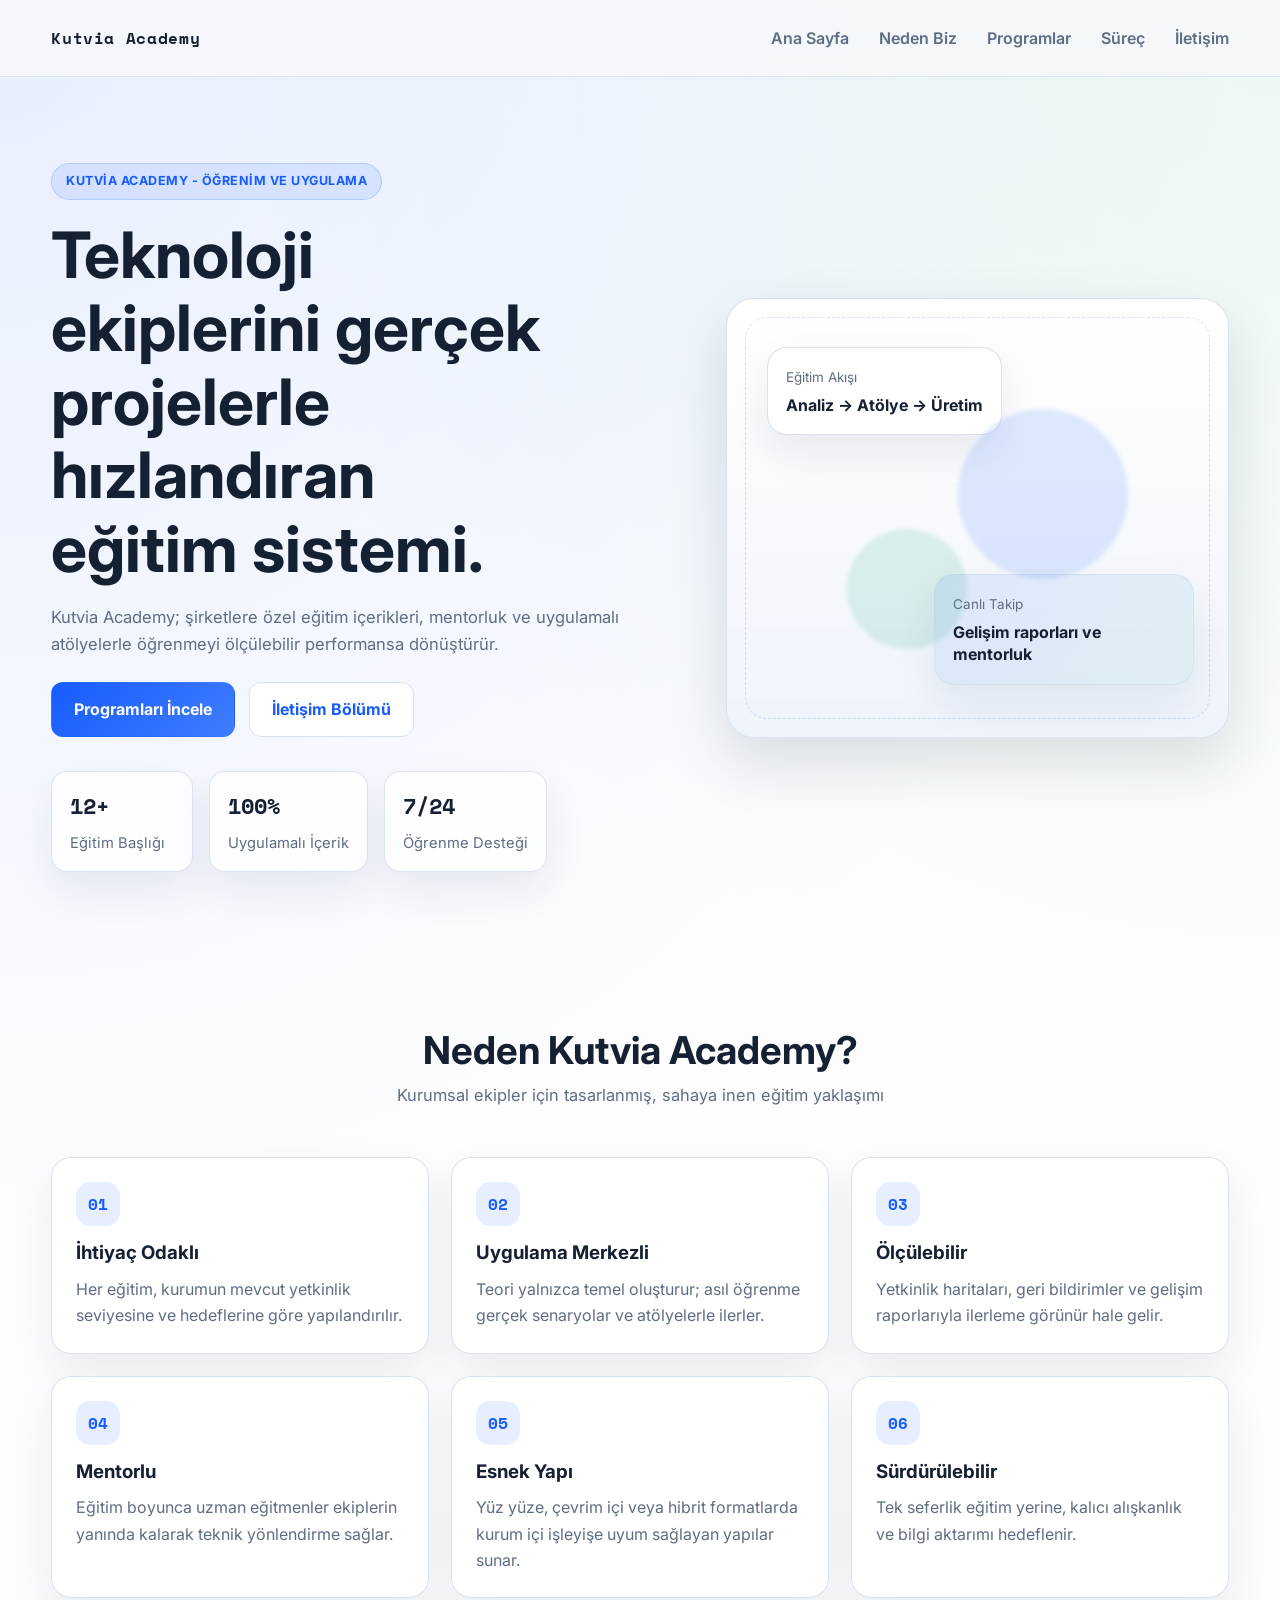
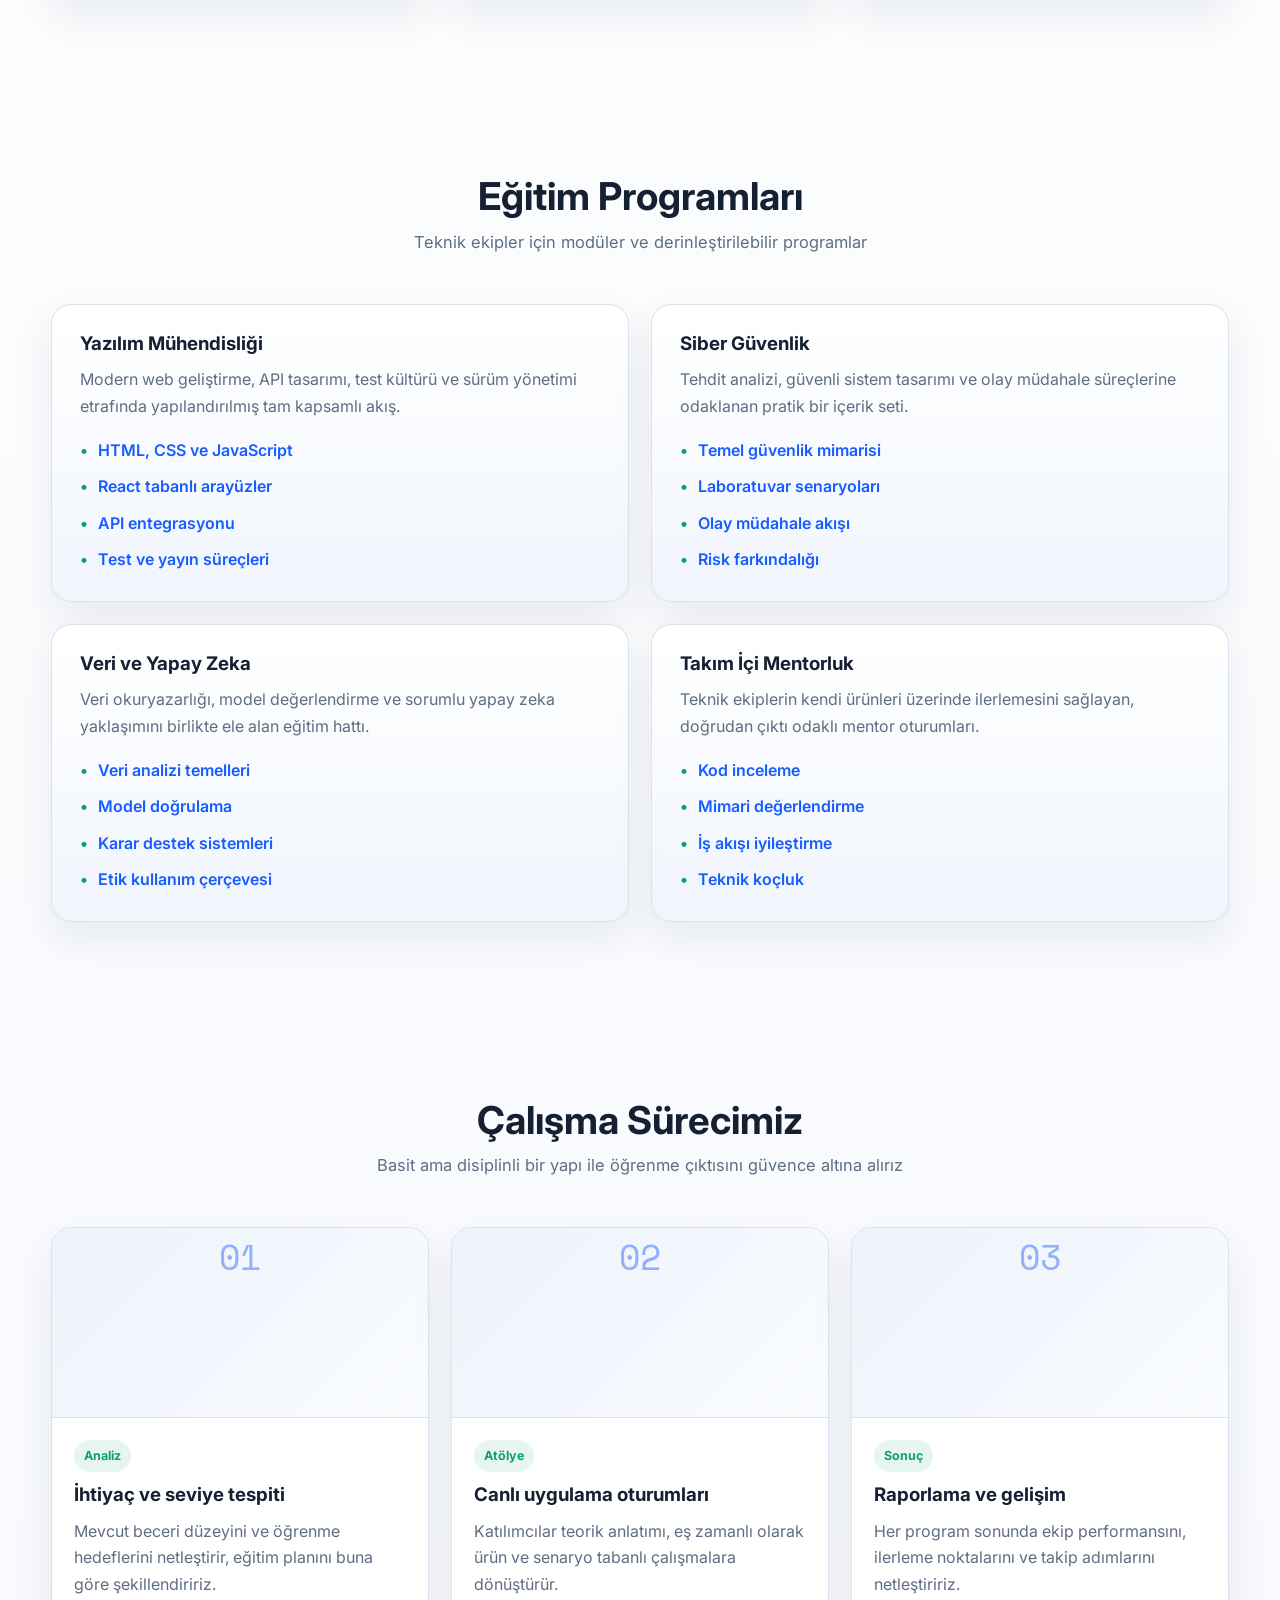
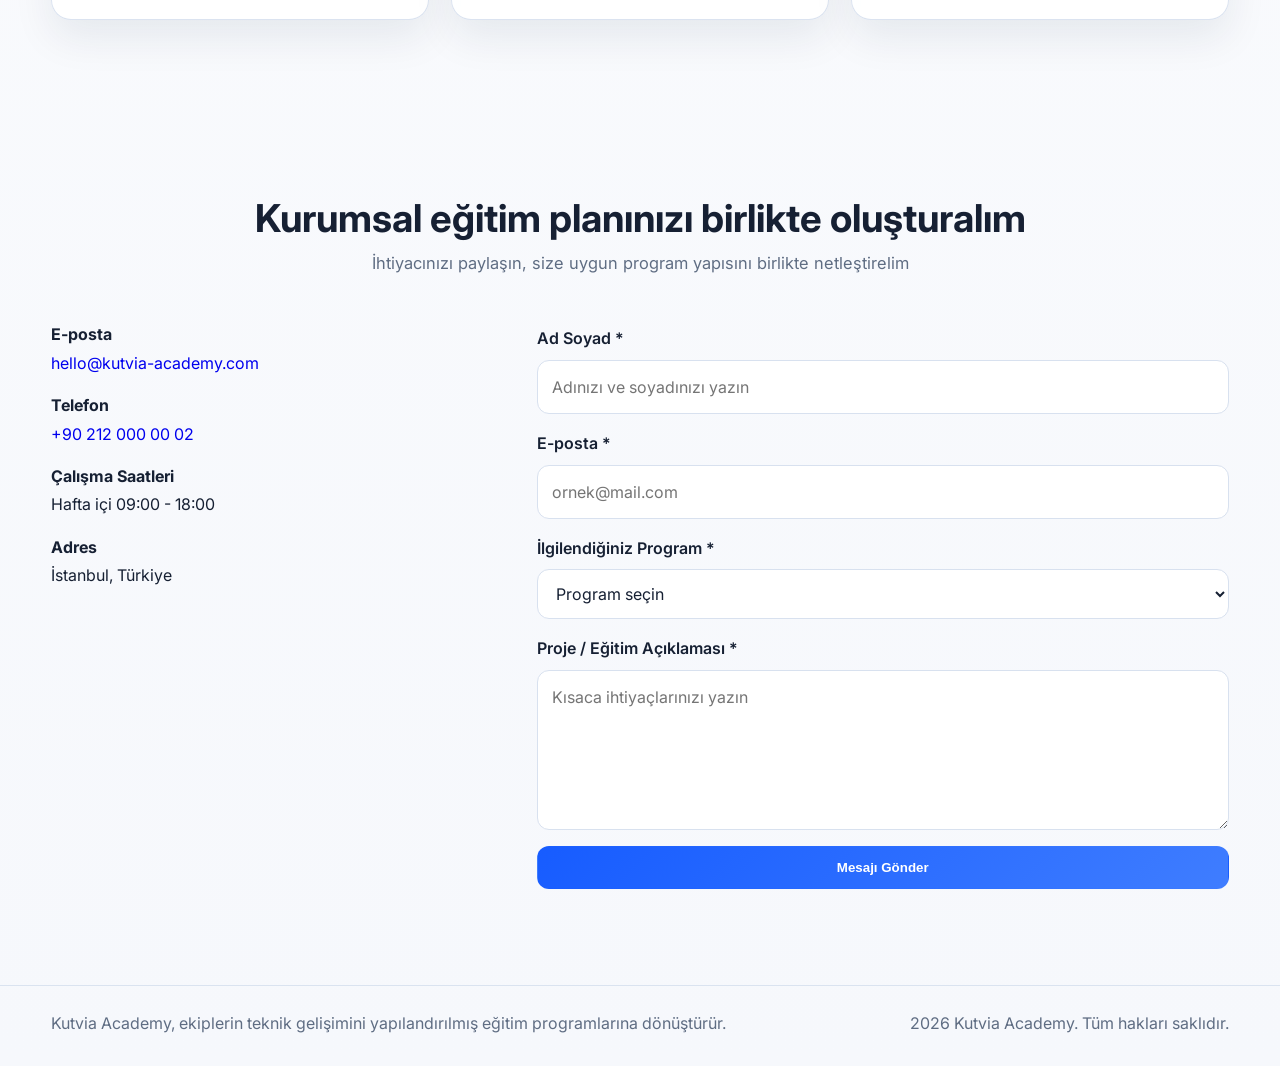
<file: index.html>
﻿<!DOCTYPE html>
<html lang="tr">
<head>
  <meta charset="UTF-8" />
  <meta name="viewport" content="width=device-width, initial-scale=1.0" />
  <title>Kutvia Academy | Uygulamalı Teknoloji Eğitimi</title>
  <link rel="preconnect" href="https://fonts.googleapis.com" />
  <link rel="preconnect" href="https://fonts.gstatic.com" crossorigin />
  <link href="https://fonts.googleapis.com/css2?family=Inter:wght@300;400;500;600;700;800&family=Space+Mono:wght@400;700&display=swap" rel="stylesheet" />
  <link rel="stylesheet" href="assets/css/style.css" />
</head>
<body>
  <header class="header">
    <nav class="navbar container">
      <div class="nav-wrapper">
        <a href="index.html" class="logo">Kutvia Academy</a>
        <button class="hamburger" id="hamburger" aria-label="Menü aç/kapat" aria-expanded="false" aria-controls="navMenu">
          <span></span>
          <span></span>
          <span></span>
        </button>
        <ul class="nav-menu" id="navMenu">
          <li><a href="#ana">Ana Sayfa</a></li>
          <li><a href="#neden">Neden Biz</a></li>
          <li><a href="#programlar">Programlar</a></li>
          <li><a href="#surec">Süreç</a></li>
          <li><a href="#iletisim">İletişim</a></li>
        </ul>
      </div>
    </nav>
  </header>

  <main id="ana">
    <section class="hero">
      <div class="container hero-grid">
        <div class="hero-content">
          <span class="badge">Kutvia Academy - Öğrenim ve Uygulama</span>
          <h1>Teknoloji ekiplerini gerçek projelerle hızlandıran eğitim sistemi.</h1>
          <p>Kutvia Academy; şirketlere özel eğitim içerikleri, mentorluk ve uygulamalı atölyelerle öğrenmeyi ölçülebilir performansa dönüştürür.</p>
          <div class="hero-buttons">
            <a href="#programlar" class="btn btn-primary">Programları İncele</a>
            <a href="#iletisim" class="btn btn-secondary">İletişim Bölümü</a>
          </div>
          <div class="hero-stats">
            <div class="stat">
              <span class="stat-number">12+</span>
              <span class="stat-label">Eğitim Başlığı</span>
            </div>
            <div class="stat">
              <span class="stat-number">100%</span>
              <span class="stat-label">Uygulamalı İçerik</span>
            </div>
            <div class="stat">
              <span class="stat-number">7/24</span>
              <span class="stat-label">Öğrenme Desteği</span>
            </div>
          </div>
        </div>
        <div class="hero-visual" aria-hidden="true">
          <div class="visual-card visual-card-main">
            <p>Eğitim Akışı</p>
            <strong>Analiz → Atölye → Üretim</strong>
          </div>
          <div class="visual-card visual-card-accent">
            <p>Canlı Takip</p>
            <strong>Gelişim raporları ve mentorluk</strong>
          </div>
          <span class="shape shape-one"></span>
          <span class="shape shape-two"></span>
        </div>
      </div>
    </section>

    <section class="features" id="neden">
      <div class="container">
        <div class="section-header">
          <h2>Neden Kutvia Academy?</h2>
          <p>Kurumsal ekipler için tasarlanmış, sahaya inen eğitim yaklaşımı</p>
        </div>
        <div class="features-grid">
          <article class="feature-card">
            <div class="feature-icon">01</div>
            <h3>İhtiyaç Odaklı</h3>
            <p>Her eğitim, kurumun mevcut yetkinlik seviyesine ve hedeflerine göre yapılandırılır.</p>
          </article>
          <article class="feature-card">
            <div class="feature-icon">02</div>
            <h3>Uygulama Merkezli</h3>
            <p>Teori yalnızca temel oluşturur; asıl öğrenme gerçek senaryolar ve atölyelerle ilerler.</p>
          </article>
          <article class="feature-card">
            <div class="feature-icon">03</div>
            <h3>Ölçülebilir</h3>
            <p>Yetkinlik haritaları, geri bildirimler ve gelişim raporlarıyla ilerleme görünür hale gelir.</p>
          </article>
          <article class="feature-card">
            <div class="feature-icon">04</div>
            <h3>Mentorlu</h3>
            <p>Eğitim boyunca uzman eğitmenler ekiplerin yanında kalarak teknik yönlendirme sağlar.</p>
          </article>
          <article class="feature-card">
            <div class="feature-icon">05</div>
            <h3>Esnek Yapı</h3>
            <p>Yüz yüze, çevrim içi veya hibrit formatlarda kurum içi işleyişe uyum sağlayan yapılar sunar.</p>
          </article>
          <article class="feature-card">
            <div class="feature-icon">06</div>
            <h3>Sürdürülebilir</h3>
            <p>Tek seferlik eğitim yerine, kalıcı alışkanlık ve bilgi aktarımı hedeflenir.</p>
          </article>
        </div>
      </div>
    </section>

    <section class="services" id="programlar">
      <div class="container">
        <div class="section-header">
          <h2>Eğitim Programları</h2>
          <p>Teknik ekipler için modüler ve derinleştirilebilir programlar</p>
        </div>
        <div class="services-grid">
          <article class="service-item">
            <h3>Yazılım Mühendisliği</h3>
            <p>Modern web geliştirme, API tasarımı, test kültürü ve sürüm yönetimi etrafında yapılandırılmış tam kapsamlı akış.</p>
            <ul class="tech-list">
              <li>HTML, CSS ve JavaScript</li>
              <li>React tabanlı arayüzler</li>
              <li>API entegrasyonu</li>
              <li>Test ve yayın süreçleri</li>
            </ul>
          </article>
          <article class="service-item">
            <h3>Siber Güvenlik</h3>
            <p>Tehdit analizi, güvenli sistem tasarımı ve olay müdahale süreçlerine odaklanan pratik bir içerik seti.</p>
            <ul class="tech-list">
              <li>Temel güvenlik mimarisi</li>
              <li>Laboratuvar senaryoları</li>
              <li>Olay müdahale akışı</li>
              <li>Risk farkındalığı</li>
            </ul>
          </article>
          <article class="service-item">
            <h3>Veri ve Yapay Zeka</h3>
            <p>Veri okuryazarlığı, model değerlendirme ve sorumlu yapay zeka yaklaşımını birlikte ele alan eğitim hattı.</p>
            <ul class="tech-list">
              <li>Veri analizi temelleri</li>
              <li>Model doğrulama</li>
              <li>Karar destek sistemleri</li>
              <li>Etik kullanım çerçevesi</li>
            </ul>
          </article>
          <article class="service-item">
            <h3>Takım İçi Mentorluk</h3>
            <p>Teknik ekiplerin kendi ürünleri üzerinde ilerlemesini sağlayan, doğrudan çıktı odaklı mentor oturumları.</p>
            <ul class="tech-list">
              <li>Kod inceleme</li>
              <li>Mimari değerlendirme</li>
              <li>İş akışı iyileştirme</li>
              <li>Teknik koçluk</li>
            </ul>
          </article>
        </div>
      </div>
    </section>

    <section class="portfolio" id="surec">
      <div class="container">
        <div class="section-header">
          <h2>Çalışma Sürecimiz</h2>
          <p>Basit ama disiplinli bir yapı ile öğrenme çıktısını güvence altına alırız</p>
        </div>
        <div class="portfolio-grid">
          <article class="portfolio-card">
            <div class="portfolio-image">
              <div class="image-placeholder">01</div>
            </div>
            <div class="portfolio-content">
              <span class="portfolio-tag">Analiz</span>
              <h3>İhtiyaç ve seviye tespiti</h3>
              <p>Mevcut beceri düzeyini ve öğrenme hedeflerini netleştirir, eğitim planını buna göre şekillendiririz.</p>
            </div>
          </article>
          <article class="portfolio-card">
            <div class="portfolio-image">
              <div class="image-placeholder">02</div>
            </div>
            <div class="portfolio-content">
              <span class="portfolio-tag">Atölye</span>
              <h3>Canlı uygulama oturumları</h3>
              <p>Katılımcılar teorik anlatımı, eş zamanlı olarak ürün ve senaryo tabanlı çalışmalara dönüştürür.</p>
            </div>
          </article>
          <article class="portfolio-card">
            <div class="portfolio-image">
              <div class="image-placeholder">03</div>
            </div>
            <div class="portfolio-content">
              <span class="portfolio-tag">Sonuç</span>
              <h3>Raporlama ve gelişim</h3>
              <p>Her program sonunda ekip performansını, ilerleme noktalarını ve takip adımlarını netleştiririz.</p>
            </div>
          </article>
        </div>
      </div>
    </section>

    <section class="contact" id="iletisim">
      <div class="container">
        <div class="section-header">
          <h2>Kurumsal eğitim planınızı birlikte oluşturalım</h2>
          <p>İhtiyacınızı paylaşın, size uygun program yapısını birlikte netleştirelim</p>
        </div>
        <div class="contact-wrapper">
          <div class="contact-info">
            <div class="info-item">
              <h4>E-posta</h4>
              <a href="mailto:hello@kutvia-academy.com">hello@kutvia-academy.com</a>
            </div>
            <div class="info-item">
              <h4>Telefon</h4>
              <a href="tel:+902120000002">+90 212 000 00 02</a>
            </div>
            <div class="info-item">
              <h4>Çalışma Saatleri</h4>
              <p>Hafta içi 09:00 - 18:00</p>
            </div>
            <div class="info-item">
              <h4>Adres</h4>
              <p>İstanbul, Türkiye</p>
            </div>
          </div>
          <form class="contact-form" action="#" method="post">
            <div class="form-group">
              <label for="adSoyad">Ad Soyad *</label>
              <input id="adSoyad" name="adSoyad" type="text" placeholder="Adınızı ve soyadınızı yazın" required />
            </div>
            <div class="form-group">
              <label for="eposta">E-posta *</label>
              <input id="eposta" name="eposta" type="email" placeholder="ornek@mail.com" required />
            </div>
            <div class="form-group">
              <label for="program">İlgilendiğiniz Program *</label>
              <select id="program" name="program" required>
                <option value="" selected disabled>Program seçin</option>
                <option value="yazilim">Yazılım Mühendisliği</option>
                <option value="siber">Siber Güvenlik</option>
                <option value="veri-ai">Veri ve Yapay Zeka</option>
                <option value="mentorluk">Takım İçi Mentorluk</option>
              </select>
            </div>
            <div class="form-group">
              <label for="mesaj">Proje / Eğitim Açıklaması *</label>
              <textarea id="mesaj" name="mesaj" rows="5" placeholder="Kısaca ihtiyaçlarınızı yazın" required></textarea>
            </div>
            <button class="btn btn-primary" type="submit">Mesajı Gönder</button>
          </form>
        </div>
      </div>
    </section>
  </main>

  <footer class="footer">
    <div class="container footer-inner">
      <p>Kutvia Academy, ekiplerin teknik gelişimini yapılandırılmış eğitim programlarına dönüştürür.</p>
      <p>2026 Kutvia Academy. Tüm hakları saklıdır.</p>
    </div>
  </footer>

  <script src="assets/js/main.js"></script>
</body>
</html>
</file>
<file: assets/css/style.css>
﻿* {
  box-sizing: border-box;
  margin: 0;
  padding: 0;
}

:root {
  --bg: #f6f8fc;
  --surface: #ffffff;
  --surface-2: #edf3fb;
  --line: #d8e1ef;
  --text: #162033;
  --muted: #5f6d83;
  --accent: #175cff;
  --accent-2: #0f9d74;
  --accent-soft: rgba(23, 92, 255, 0.1);
  --shadow: 0 18px 40px rgba(19, 34, 63, 0.08);
  --shadow-strong: 0 24px 60px rgba(19, 34, 63, 0.14);
}

html {
  scroll-behavior: smooth;
}

body {
  font-family: "Inter", sans-serif;
  color: var(--text);
  line-height: 1.65;
  background:
    radial-gradient(circle at top left, rgba(23, 92, 255, 0.1) 0, transparent 28%),
    radial-gradient(circle at top right, rgba(15, 157, 116, 0.08) 0, transparent 24%),
    linear-gradient(180deg, #ffffff 0%, var(--bg) 100%);
}

body.menu-open {
  overflow: hidden;
}

.container {
  width: min(1180px, 92%);
  margin: 0 auto;
}

.header {
  position: sticky;
  top: 0;
  z-index: 100;
  background: rgba(246, 248, 252, 0.86);
  backdrop-filter: blur(18px);
  border-bottom: 1px solid rgba(216, 225, 239, 0.9);
}

.navbar {
  min-height: 76px;
  display: flex;
  align-items: center;
}

.nav-wrapper {
  width: 100%;
  display: flex;
  align-items: center;
  justify-content: space-between;
  gap: 20px;
}

.logo {
  color: var(--text);
  text-decoration: none;
  font-family: "Space Mono", monospace;
  font-size: 1.02rem;
  font-weight: 700;
  letter-spacing: 0.04em;
}

.nav-menu {
  list-style: none;
  display: flex;
  align-items: center;
  gap: 30px;
}

.nav-menu a {
  text-decoration: none;
  color: var(--muted);
  font-weight: 600;
  transition: color 0.2s ease;
}

.nav-menu a:hover,
.nav-menu a[aria-current="page"] {
  color: var(--accent);
}

.hamburger {
  display: none;
  border: 0;
  background: none;
  cursor: pointer;
  flex-direction: column;
  gap: 5px;
}

.hamburger span {
  display: block;
  width: 24px;
  height: 2px;
  background: var(--text);
  border-radius: 999px;
  transition: transform 0.2s ease, opacity 0.2s ease;
}

.hero {
  padding: 86px 0 68px;
}

.hero-grid {
  display: grid;
  grid-template-columns: 1.12fr 0.88fr;
  gap: 36px;
  align-items: center;
}

.badge,
.eyebrow {
  display: inline-flex;
  align-items: center;
  border-radius: 999px;
  padding: 7px 14px;
  background: var(--accent-soft);
  color: var(--accent);
  border: 1px solid rgba(23, 92, 255, 0.18);
  font-size: 0.78rem;
  font-weight: 700;
  letter-spacing: 0.04em;
  text-transform: uppercase;
  margin-bottom: 18px;
}

h1,
h2,
h3,
h4 {
  line-height: 1.15;
}

h1 {
  font-size: clamp(2.4rem, 5vw, 4.3rem);
  max-width: 12ch;
  margin-bottom: 18px;
}

.lead,
.hero-content p {
  font-size: 1.04rem;
  color: var(--muted);
  max-width: 64ch;
}

.hero-content p {
  margin-bottom: 24px;
}

.hero-buttons {
  display: flex;
  flex-wrap: wrap;
  gap: 14px;
  margin-bottom: 34px;
}

.btn {
  display: inline-flex;
  align-items: center;
  justify-content: center;
  text-decoration: none;
  border-radius: 12px;
  padding: 13px 22px;
  font-weight: 700;
  border: 1px solid transparent;
  transition: transform 0.2s ease, box-shadow 0.2s ease, background 0.2s ease, color 0.2s ease;
}

.btn:hover {
  transform: translateY(-2px);
  box-shadow: var(--shadow-strong);
}

.btn-primary {
  color: #ffffff;
  background: linear-gradient(135deg, var(--accent), #3f7dff);
}

.btn-secondary {
  color: var(--accent);
  background: #ffffff;
  border-color: var(--line);
}

.hero-stats {
  display: flex;
  flex-wrap: wrap;
  gap: 16px;
}

.stat {
  min-width: 142px;
  padding: 16px 18px;
  border-radius: 16px;
  background: rgba(255, 255, 255, 0.74);
  border: 1px solid rgba(216, 225, 239, 0.9);
  box-shadow: var(--shadow);
}

.stat-number {
  display: block;
  font-family: "Space Mono", monospace;
  font-size: 1.4rem;
  font-weight: 700;
  color: var(--text);
}

.stat-label {
  display: block;
  margin-top: 6px;
  color: var(--muted);
  font-size: 0.92rem;
}

.hero-visual {
  position: relative;
  min-height: 440px;
  border-radius: 28px;
  background:
    linear-gradient(180deg, rgba(255, 255, 255, 0.88), rgba(237, 243, 251, 0.9)),
    var(--surface);
  border: 1px solid rgba(216, 225, 239, 0.9);
  box-shadow: var(--shadow-strong);
  overflow: hidden;
}

.hero-visual::before {
  content: "";
  position: absolute;
  inset: 18px;
  border-radius: 22px;
  border: 1px dashed rgba(23, 92, 255, 0.18);
}

.visual-card {
  position: absolute;
  max-width: 260px;
  padding: 18px;
  border-radius: 20px;
  background: rgba(255, 255, 255, 0.9);
  border: 1px solid rgba(216, 225, 239, 0.95);
  box-shadow: var(--shadow);
}

.visual-card p {
  font-size: 0.84rem;
  color: var(--muted);
  margin-bottom: 6px;
}

.visual-card strong {
  display: block;
  font-size: 1rem;
  line-height: 1.4;
}

.visual-card-main {
  top: 48px;
  left: 40px;
}

.visual-card-accent {
  right: 34px;
  bottom: 52px;
  background: linear-gradient(135deg, rgba(23, 92, 255, 0.1), rgba(15, 157, 116, 0.08));
}

.shape {
  position: absolute;
  border-radius: 50%;
  filter: blur(2px);
}

.shape-one {
  width: 170px;
  height: 170px;
  top: 110px;
  right: 100px;
  background: rgba(23, 92, 255, 0.12);
}

.shape-two {
  width: 120px;
  height: 120px;
  left: 120px;
  bottom: 88px;
  background: rgba(15, 157, 116, 0.12);
}

.section-header {
  text-align: center;
  margin-bottom: 48px;
}

.section-header h2 {
  font-size: clamp(1.8rem, 3vw, 2.75rem);
  margin-bottom: 10px;
}

.section-header p {
  color: var(--muted);
  font-size: 1.03rem;
}

.features,
.services,
.portfolio,
.contact {
  padding: 88px 0;
}

.features-grid,
.services-grid,
.portfolio-grid {
  display: grid;
  gap: 22px;
}

.features-grid {
  grid-template-columns: repeat(3, minmax(0, 1fr));
}

.feature-card,
.service-item,
.portfolio-card,
.contact-card {
  background: rgba(255, 255, 255, 0.88);
  border: 1px solid rgba(216, 225, 239, 0.92);
  border-radius: 20px;
  box-shadow: var(--shadow);
}

.feature-card {
  padding: 24px;
  transition: transform 0.2s ease, box-shadow 0.2s ease;
}

.feature-card:hover,
.service-item:hover,
.portfolio-card:hover {
  transform: translateY(-4px);
  box-shadow: var(--shadow-strong);
}

.feature-icon {
  width: 44px;
  height: 44px;
  display: grid;
  place-items: center;
  border-radius: 14px;
  background: var(--accent-soft);
  color: var(--accent);
  font-family: "Space Mono", monospace;
  font-weight: 700;
  margin-bottom: 16px;
}

.feature-card h3,
.service-item h3,
.portfolio-card h3,
.contact-card h2 {
  margin-bottom: 12px;
}

.feature-card p,
.service-item p,
.portfolio-card p,
.contact-card p,
.contact-card a {
  color: var(--muted);
}

.services-grid {
  grid-template-columns: repeat(2, minmax(0, 1fr));
}

.service-item {
  padding: 28px;
  background: linear-gradient(180deg, rgba(255, 255, 255, 0.95), rgba(237, 243, 251, 0.76));
}

.tech-list {
  list-style: none;
  margin-top: 18px;
  display: grid;
  gap: 10px;
}

.tech-list li {
  color: var(--accent);
  font-weight: 600;
  padding-left: 18px;
  position: relative;
}

.tech-list li::before {
  content: "•";
  position: absolute;
  left: 0;
  color: var(--accent-2);
}

.portfolio-grid {
  grid-template-columns: repeat(3, minmax(0, 1fr));
}

.portfolio-card {
  overflow: hidden;
}

.portfolio-image {
  min-height: 190px;
  background: linear-gradient(135deg, #edf3fb, #f9fbff);
  border-bottom: 1px solid rgba(216, 225, 239, 0.92);
}

.image-placeholder {
  width: 100%;
  height: 100%;
  display: grid;
  place-items: center;
  color: rgba(23, 92, 255, 0.45);
  font-family: "Space Mono", monospace;
  font-size: 2.2rem;
}

.portfolio-content {
  padding: 22px;
}

.portfolio-tag {
  display: inline-flex;
  align-items: center;
  border-radius: 999px;
  padding: 6px 10px;
  background: rgba(15, 157, 116, 0.1);
  color: var(--accent-2);
  font-size: 0.78rem;
  font-weight: 700;
  margin-bottom: 12px;
}

.contact {
  padding-bottom: 96px;
}

.contact-wrapper {
  display: grid;
  grid-template-columns: 0.8fr 1.2fr;
  gap: 24px;
  align-items: start;
}

.contact-info {
  display: flex;
  flex-direction: column;
  gap: 20px;
}

.info-item h4 {
  margin-bottom: 6px;
}

.info-item a {
  text-decoration: none;
}

.contact-form {
  display: grid;
  gap: 16px;
}

.form-group {
  display: grid;
  gap: 8px;
}

.form-group label {
  font-weight: 600;
}

.contact-form input,
.contact-form select,
.contact-form textarea {
  width: 100%;
  border: 1px solid var(--line);
  background: #ffffff;
  color: var(--text);
  border-radius: 12px;
  padding: 13px 14px;
  font: inherit;
  transition: border-color 0.2s ease, box-shadow 0.2s ease;
}

.contact-form input:focus,
.contact-form select:focus,
.contact-form textarea:focus {
  outline: none;
  border-color: rgba(23, 92, 255, 0.65);
  box-shadow: 0 0 0 4px rgba(23, 92, 255, 0.12);
}

.contact-form textarea {
  resize: vertical;
}

.contact-page {
  padding: 30px 0 80px;
}

.contact-hero {
  padding: 38px 0 28px;
}

.contact-hero h1 {
  max-width: 14ch;
}

.contact-layout {
  display: grid;
  grid-template-columns: 1.15fr 0.85fr;
  gap: 22px;
  align-items: start;
}

.contact-card {
  padding: 26px;
}

.text-link {
  color: var(--accent);
  font-weight: 700;
  text-decoration: none;
}

.text-link:hover {
  color: #0e4ad0;
}

.footer {
  border-top: 1px solid rgba(216, 225, 239, 0.9);
  padding: 24px 0 30px;
  color: var(--muted);
}

.footer-inner {
  display: flex;
  flex-wrap: wrap;
  gap: 10px 24px;
  justify-content: space-between;
  align-items: center;
}

@media (max-width: 940px) {
  .hero-grid,
  .contact-wrapper,
  .contact-layout {
    grid-template-columns: 1fr;
  }

  .features-grid,
  .services-grid,
  .portfolio-grid {
    grid-template-columns: repeat(2, minmax(0, 1fr));
  }

  .hero-visual {
    min-height: 360px;
    order: -1;
  }

  .contact-hero h1,
  h1 {
    max-width: 100%;
  }
}

@media (max-width: 720px) {
  .hamburger {
    display: flex;
  }

  .nav-menu {
    position: fixed;
    top: 76px;
    left: 0;
    right: 0;
    display: none;
    flex-direction: column;
    align-items: flex-start;
    gap: 0;
    padding: 14px 4% 18px;
    background: rgba(246, 248, 252, 0.98);
    border-bottom: 1px solid rgba(216, 225, 239, 0.9);
    box-shadow: var(--shadow);
  }

  .nav-menu.open {
    display: flex;
  }

  .nav-menu li {
    width: 100%;
  }

  .nav-menu a {
    display: block;
    width: 100%;
    padding: 12px 2px;
  }

  .hero {
    padding-top: 62px;
  }

  .features,
  .services,
  .portfolio,
  .contact {
    padding: 72px 0;
  }

  .features-grid,
  .services-grid,
  .portfolio-grid {
    grid-template-columns: 1fr;
  }

  .hero-buttons,
  .hero-stats,
  .footer-inner {
    flex-direction: column;
    align-items: stretch;
  }

  .btn {
    width: 100%;
  }

  .visual-card {
    max-width: 220px;
  }

  .visual-card-main {
    top: 24px;
    left: 18px;
  }

  .visual-card-accent {
    right: 18px;
    bottom: 24px;
  }

  .stat {
    width: 100%;
  }
}

@media (max-width: 480px) {
  .container {
    width: min(1180px, 94%);
  }

  .navbar {
    min-height: 70px;
  }

  .nav-menu {
    top: 70px;
  }

  .hero {
    padding-top: 48px;
  }

  .hero-visual {
    min-height: 320px;
    border-radius: 22px;
  }

  .feature-card,
  .service-item,
  .portfolio-card,
  .contact-card {
    border-radius: 16px;
  }
}
</file>
